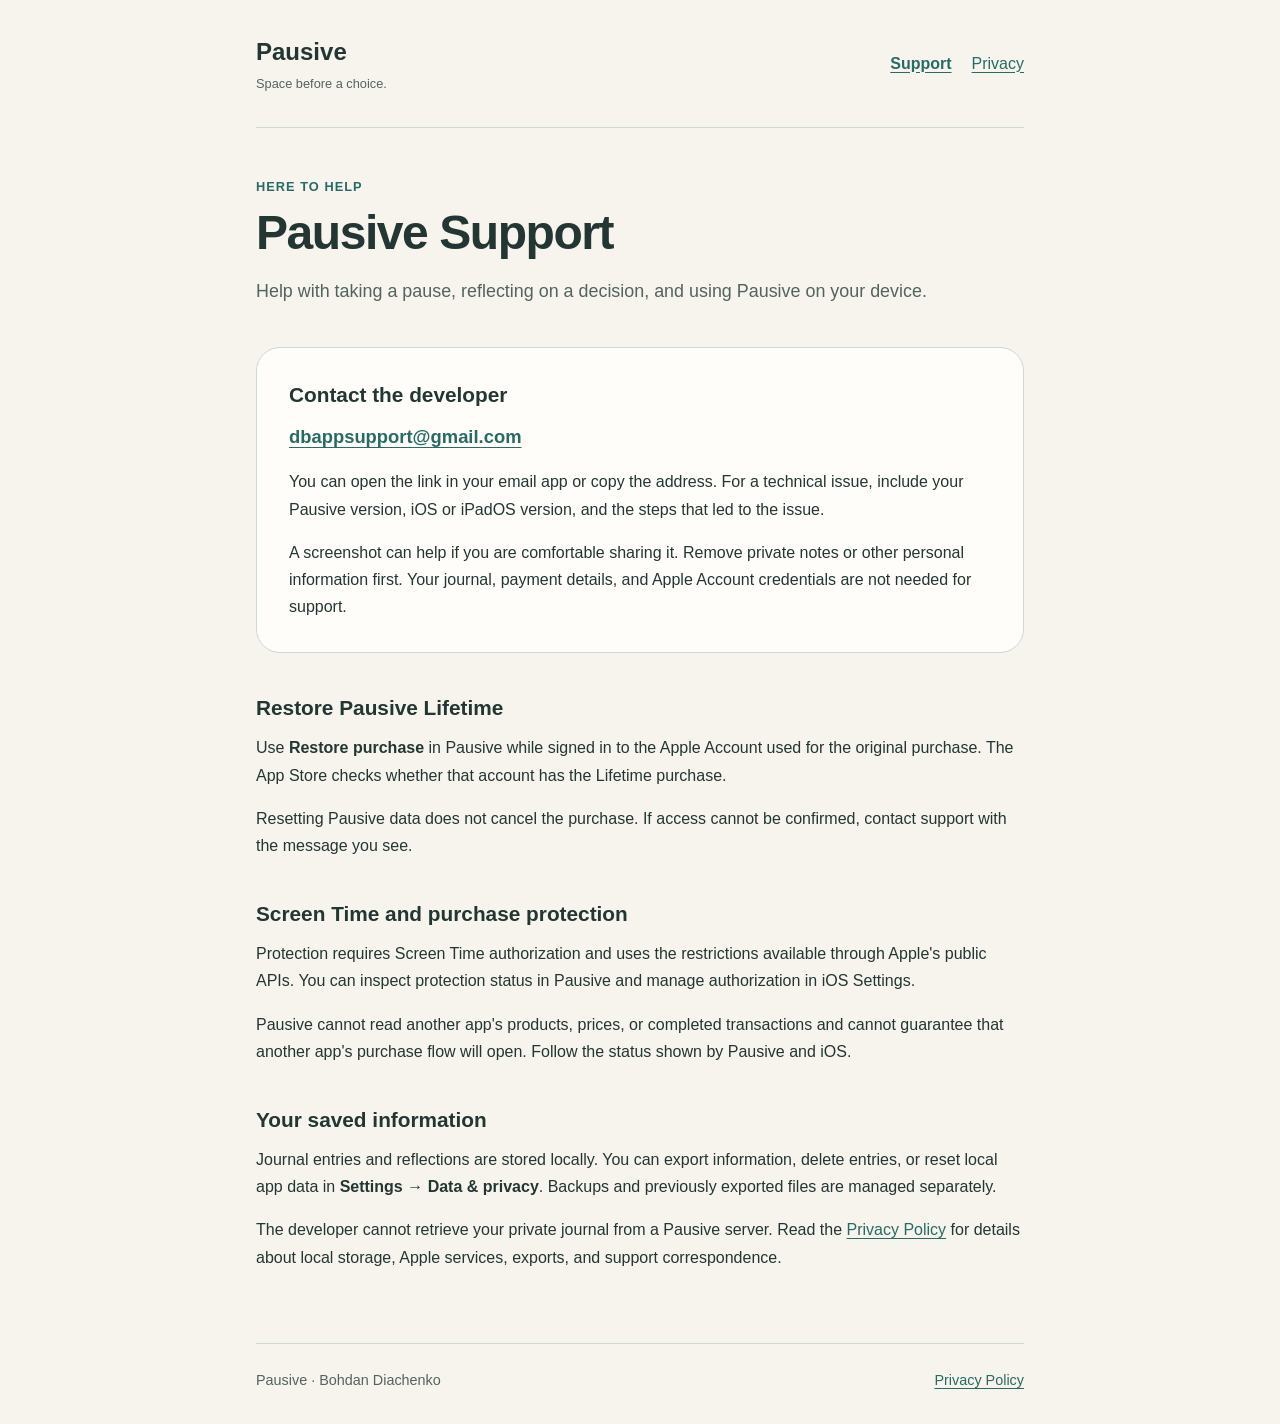
<file: index.html>
<!doctype html>
<html lang="en">
<head>
  <meta charset="utf-8">
  <meta name="viewport" content="width=device-width, initial-scale=1">
  <meta name="description" content="Get help with Pausive, Lifetime access, Screen Time protection and your saved information.">
  <meta name="color-scheme" content="light dark">
  <title>Pausive — Support</title>
  <link rel="stylesheet" href="styles.css">
</head>
<body>
  <a class="skip" href="#main">Skip to content</a>
  <header class="site-header">
    <a class="brand" href="index.html">Pausive<span>Space before a choice.</span></a>
    <nav aria-label="Main navigation">
      <a href="index.html" aria-current="page">Support</a>
      <a href="privacy.html">Privacy</a>
    </nav>
  </header>
  <main id="main">
    <p class="eyebrow">Here to help</p>
    <h1>Pausive Support</h1>
    <p class="lead">Help with taking a pause, reflecting on a decision, and using Pausive on your device.</p>
    <section class="contact-card" aria-labelledby="contact-title">
      <h2 id="contact-title">Contact the developer</h2>
      <p><a class="email" href="mailto:dbappsupport@gmail.com">dbappsupport@gmail.com</a></p>
      <p>You can open the link in your email app or copy the address. For a technical issue, include your Pausive version, iOS or iPadOS version, and the steps that led to the issue.</p>
      <p>A screenshot can help if you are comfortable sharing it. Remove private notes or other personal information first. Your journal, payment details, and Apple Account credentials are not needed for support.</p>
    </section>
    <section aria-labelledby="lifetime-title">
      <h2 id="lifetime-title">Restore Pausive Lifetime</h2>
      <p>Use <strong>Restore purchase</strong> in Pausive while signed in to the Apple Account used for the original purchase. The App Store checks whether that account has the Lifetime purchase.</p>
      <p>Resetting Pausive data does not cancel the purchase. If access cannot be confirmed, contact support with the message you see.</p>
    </section>
    <section aria-labelledby="protection-title">
      <h2 id="protection-title">Screen Time and purchase protection</h2>
      <p>Protection requires Screen Time authorization and uses the restrictions available through Apple's public APIs. You can inspect protection status in Pausive and manage authorization in iOS Settings.</p>
      <p>Pausive cannot read another app's products, prices, or completed transactions and cannot guarantee that another app's purchase flow will open. Follow the status shown by Pausive and iOS.</p>
    </section>
    <section aria-labelledby="data-title">
      <h2 id="data-title">Your saved information</h2>
      <p>Journal entries and reflections are stored locally. You can export information, delete entries, or reset local app data in <strong>Settings → Data &amp; privacy</strong>. Backups and previously exported files are managed separately.</p>
      <p>The developer cannot retrieve your private journal from a Pausive server. Read the <a href="privacy.html">Privacy Policy</a> for details about local storage, Apple services, exports, and support correspondence.</p>
    </section>
  </main>
  <footer>
    <span>Pausive · Bohdan Diachenko</span>
    <a href="privacy.html">Privacy Policy</a>
  </footer>
</body>
</html>
</file>
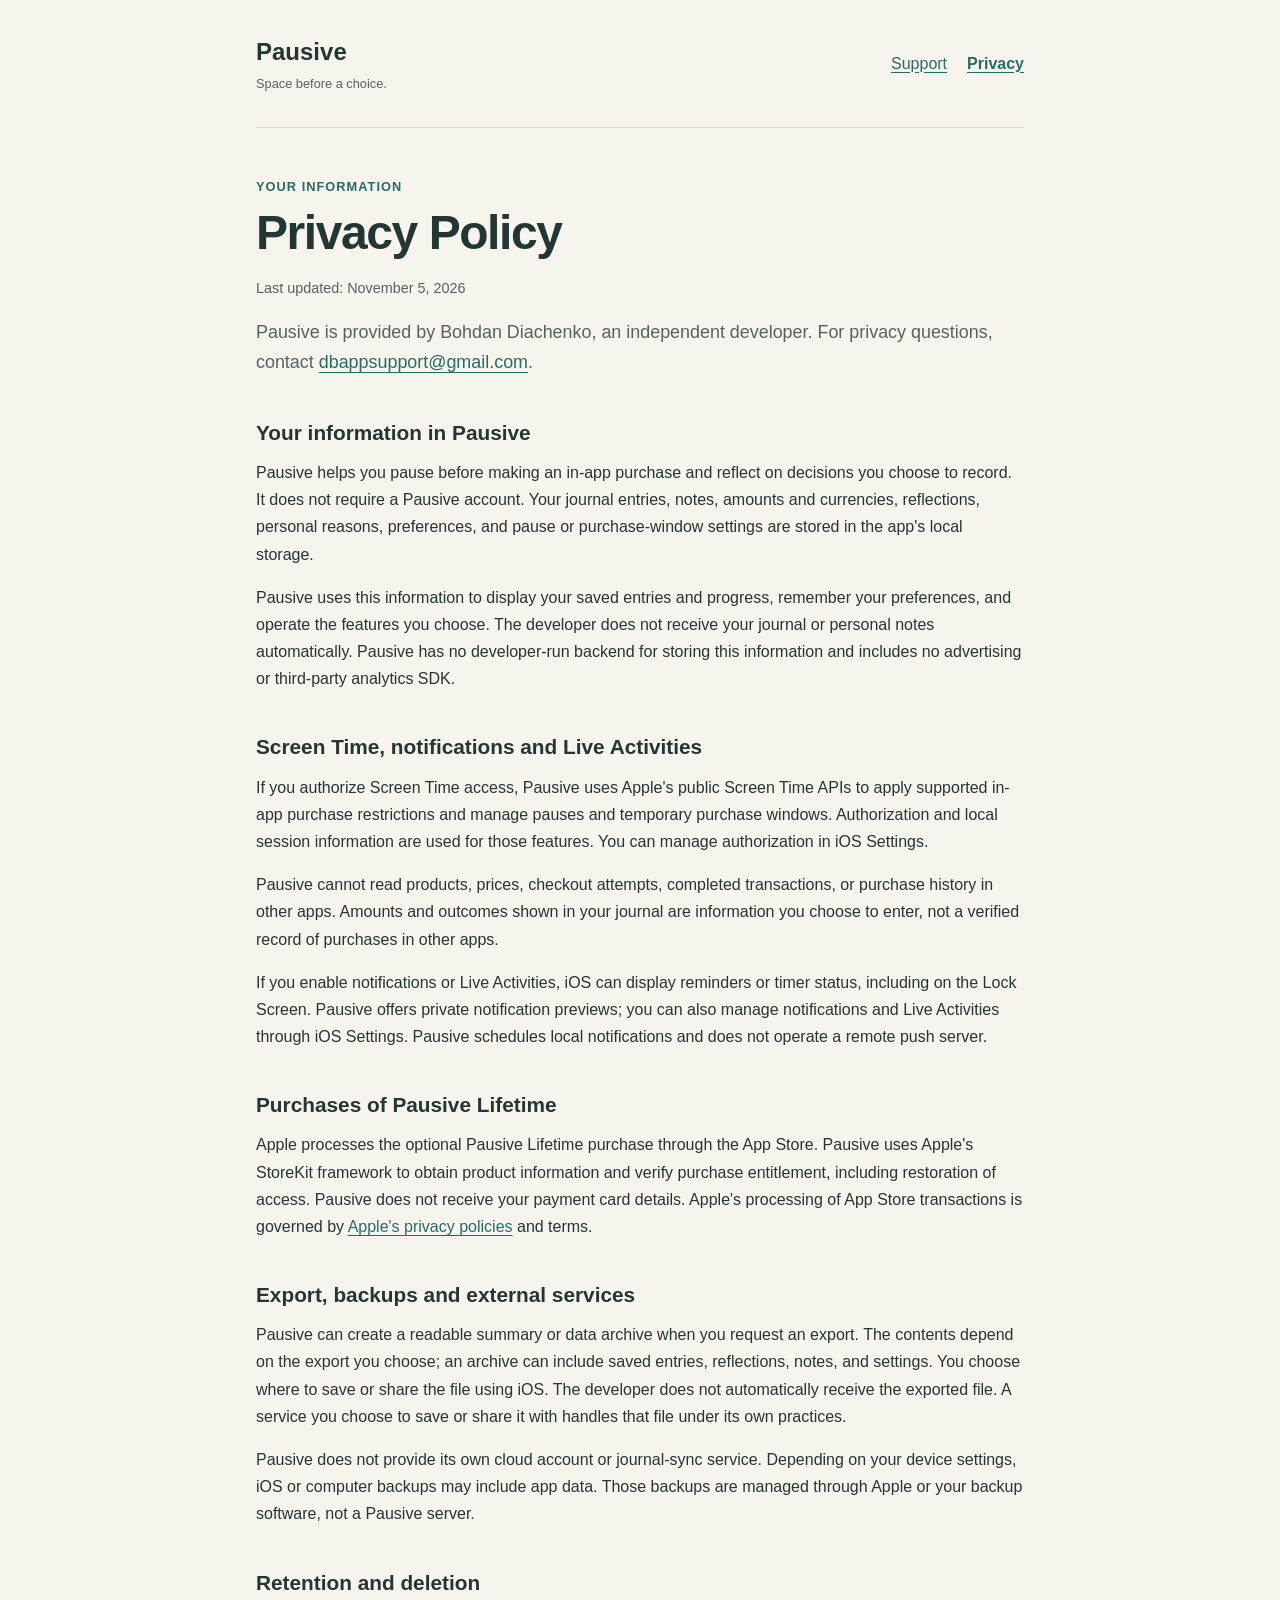
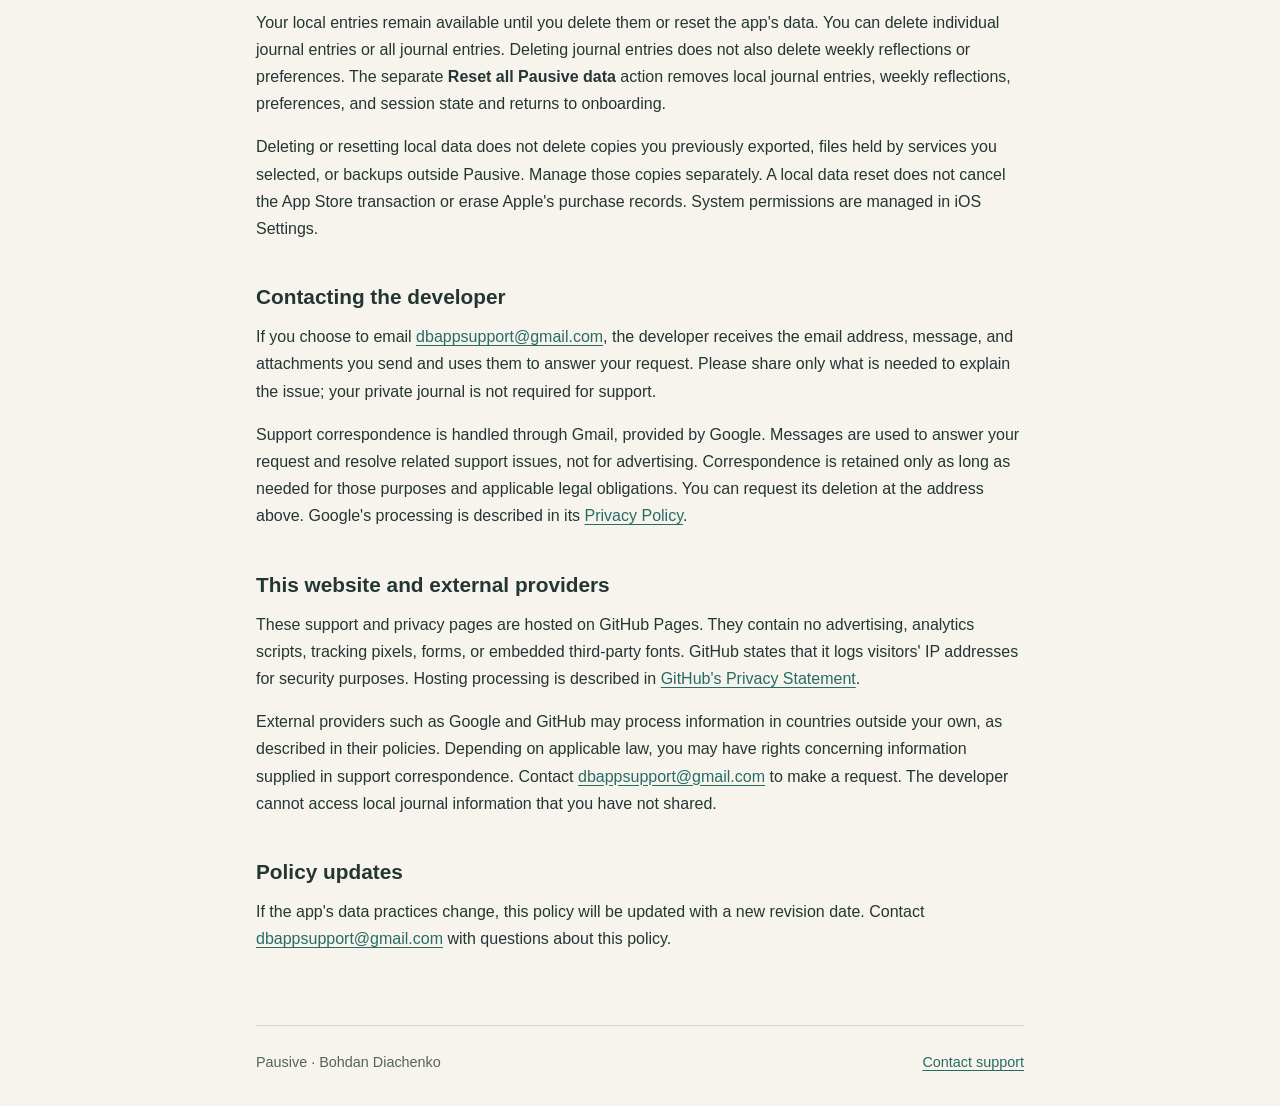
<file: privacy.html>
<!doctype html>
<html lang="en">
<head>
  <meta charset="utf-8">
  <meta name="viewport" content="width=device-width, initial-scale=1">
  <meta name="description" content="How Pausive handles local journal information, Apple services, support correspondence and this website.">
  <meta name="color-scheme" content="light dark">
  <title>Pausive — Privacy Policy</title>
  <link rel="stylesheet" href="styles.css">
</head>
<body>
  <a class="skip" href="#main">Skip to content</a>
  <header class="site-header">
    <a class="brand" href="index.html">Pausive<span>Space before a choice.</span></a>
    <nav aria-label="Main navigation">
      <a href="index.html">Support</a>
      <a href="privacy.html" aria-current="page">Privacy</a>
    </nav>
  </header>
  <main id="main" class="policy">
    <p class="eyebrow">Your information</p>
    <h1>Privacy Policy</h1>
    <p class="updated">Last updated: <time datetime="2026-11-05">November 5, 2026</time></p>
    <p class="lead">Pausive is provided by Bohdan Diachenko, an independent developer. For privacy questions, contact <a href="mailto:dbappsupport@gmail.com">dbappsupport@gmail.com</a>.</p>
    <section aria-labelledby="local-title">
      <h2 id="local-title">Your information in Pausive</h2>
      <p>Pausive helps you pause before making an in-app purchase and reflect on decisions you choose to record. It does not require a Pausive account. Your journal entries, notes, amounts and currencies, reflections, personal reasons, preferences, and pause or purchase-window settings are stored in the app's local storage.</p>
      <p>Pausive uses this information to display your saved entries and progress, remember your preferences, and operate the features you choose. The developer does not receive your journal or personal notes automatically. Pausive has no developer-run backend for storing this information and includes no advertising or third-party analytics SDK.</p>
    </section>
    <section aria-labelledby="system-title">
      <h2 id="system-title">Screen Time, notifications and Live Activities</h2>
      <p>If you authorize Screen Time access, Pausive uses Apple's public Screen Time APIs to apply supported in-app purchase restrictions and manage pauses and temporary purchase windows. Authorization and local session information are used for those features. You can manage authorization in iOS Settings.</p>
      <p>Pausive cannot read products, prices, checkout attempts, completed transactions, or purchase history in other apps. Amounts and outcomes shown in your journal are information you choose to enter, not a verified record of purchases in other apps.</p>
      <p>If you enable notifications or Live Activities, iOS can display reminders or timer status, including on the Lock Screen. Pausive offers private notification previews; you can also manage notifications and Live Activities through iOS Settings. Pausive schedules local notifications and does not operate a remote push server.</p>
    </section>
    <section aria-labelledby="purchase-title">
      <h2 id="purchase-title">Purchases of Pausive Lifetime</h2>
      <p>Apple processes the optional Pausive Lifetime purchase through the App Store. Pausive uses Apple's StoreKit framework to obtain product information and verify purchase entitlement, including restoration of access. Pausive does not receive your payment card details. Apple's processing of App Store transactions is governed by <a href="https://www.apple.com/legal/privacy/">Apple's privacy policies</a> and terms.</p>
    </section>
    <section aria-labelledby="exports-title">
      <h2 id="exports-title">Export, backups and external services</h2>
      <p>Pausive can create a readable summary or data archive when you request an export. The contents depend on the export you choose; an archive can include saved entries, reflections, notes, and settings. You choose where to save or share the file using iOS. The developer does not automatically receive the exported file. A service you choose to save or share it with handles that file under its own practices.</p>
      <p>Pausive does not provide its own cloud account or journal-sync service. Depending on your device settings, iOS or computer backups may include app data. Those backups are managed through Apple or your backup software, not a Pausive server.</p>
    </section>
    <section aria-labelledby="delete-title">
      <h2 id="delete-title">Retention and deletion</h2>
      <p>Your local entries remain available until you delete them or reset the app's data. You can delete individual journal entries or all journal entries. Deleting journal entries does not also delete weekly reflections or preferences. The separate <strong>Reset all Pausive data</strong> action removes local journal entries, weekly reflections, preferences, and session state and returns to onboarding.</p>
      <p>Deleting or resetting local data does not delete copies you previously exported, files held by services you selected, or backups outside Pausive. Manage those copies separately. A local data reset does not cancel the App Store transaction or erase Apple's purchase records. System permissions are managed in iOS Settings.</p>
    </section>
    <section aria-labelledby="support-title">
      <h2 id="support-title">Contacting the developer</h2>
      <p>If you choose to email <a href="mailto:dbappsupport@gmail.com">dbappsupport@gmail.com</a>, the developer receives the email address, message, and attachments you send and uses them to answer your request. Please share only what is needed to explain the issue; your private journal is not required for support.</p>
      <p>Support correspondence is handled through Gmail, provided by Google. Messages are used to answer your request and resolve related support issues, not for advertising. Correspondence is retained only as long as needed for those purposes and applicable legal obligations. You can request its deletion at the address above. Google's processing is described in its <a href="https://policies.google.com/privacy">Privacy Policy</a>.</p>
    </section>
    <section aria-labelledby="website-title">
      <h2 id="website-title">This website and external providers</h2>
      <p>These support and privacy pages are hosted on GitHub Pages. They contain no advertising, analytics scripts, tracking pixels, forms, or embedded third-party fonts. GitHub states that it logs visitors' IP addresses for security purposes. Hosting processing is described in <a href="https://docs.github.com/en/site-policy/privacy-policies/github-general-privacy-statement">GitHub's Privacy Statement</a>.</p>
      <p>External providers such as Google and GitHub may process information in countries outside your own, as described in their policies. Depending on applicable law, you may have rights concerning information supplied in support correspondence. Contact <a href="mailto:dbappsupport@gmail.com">dbappsupport@gmail.com</a> to make a request. The developer cannot access local journal information that you have not shared.</p>
    </section>
    <section aria-labelledby="updates-title">
      <h2 id="updates-title">Policy updates</h2>
      <p>If the app's data practices change, this policy will be updated with a new revision date. Contact <a href="mailto:dbappsupport@gmail.com">dbappsupport@gmail.com</a> with questions about this policy.</p>
    </section>
  </main>
  <footer>
    <span>Pausive · Bohdan Diachenko</span>
    <a href="index.html">Contact support</a>
  </footer>
</body>
</html>
</file>
<file: styles.css>
:root {
  color-scheme: light dark;
  --background: #f7f4ed;
  --surface: #fffdfa;
  --text: #233633;
  --muted: #53635f;
  --accent: #286b65;
  --border: #cdd9d4;
}
* { box-sizing: border-box; }
html { font-size: 100%; }
body {
  margin: 0;
  background: var(--background);
  color: var(--text);
  font-family: -apple-system, BlinkMacSystemFont, "Segoe UI", sans-serif;
  line-height: 1.7;
  overflow-wrap: anywhere;
}
a { color: var(--accent); text-underline-offset: .2em; }
a:hover { text-decoration-thickness: 2px; }
a:focus-visible { outline: 3px solid var(--accent); outline-offset: 5px; border-radius: 3px; }
.site-header, main, footer { width: min(100% - 3rem, 48rem); margin-inline: auto; }
.site-header { display: flex; align-items: center; justify-content: space-between; gap: 1.5rem; flex-wrap: wrap; padding-block: 2rem; border-bottom: 1px solid var(--border); }
.brand { font-size: 1.5rem; font-weight: 750; text-decoration: none; color: var(--text); }
.brand span { display: block; font-size: .8rem; font-weight: 400; color: var(--muted); }
nav { display: flex; flex-wrap: wrap; gap: 1.25rem; }
nav a { padding-block: .5rem; }
nav [aria-current="page"] { font-weight: 650; }
main { padding-block: 3rem 2rem; }
.eyebrow { margin: 0 0 .5rem; font-size: .8rem; font-weight: 650; letter-spacing: .08em; text-transform: uppercase; color: var(--accent); }
h1 { font-size: clamp(2rem, 6vw, 3rem); line-height: 1.15; letter-spacing: -.03em; margin: 0 0 1rem; }
h2 { font-size: 1.3rem; line-height: 1.4; margin: 0 0 .75rem; }
p { margin: 0 0 1rem; }
.lead { font-size: 1.12rem; color: var(--muted); }
.updated { color: var(--muted); font-size: .9rem; }
section { margin-block: 2.5rem; }
.contact-card { background: var(--surface); border: 1px solid var(--border); border-radius: 1.5rem; padding: clamp(1.25rem, 4vw, 2rem); }
.contact-card p:last-child, section p:last-child { margin-bottom: 0; }
.email { font-size: 1.15rem; font-weight: 650; }
footer { display: flex; flex-wrap: wrap; justify-content: space-between; gap: 1rem; border-top: 1px solid var(--border); padding-block: 1.5rem 2rem; color: var(--muted); font-size: .9rem; }
.skip { position: absolute; left: 1rem; top: -8rem; background: var(--surface); padding: .75rem 1rem; z-index: 1; }
.skip:focus { top: 1rem; }
@media (prefers-color-scheme: dark) {
  :root { --background: #162421; --surface: #20332f; --text: #edf3ec; --muted: #b6c8c0; --accent: #94d2c5; --border: #405b52; }
}
@media (max-width: 360px) {
  .site-header, main, footer { width: calc(100% - 2rem); }
  .site-header { padding-block: 1.25rem; gap: .75rem; }
  main { padding-top: 2rem; }
}
@media print {
  :root { --background: white; --surface: white; --text: black; --muted: #333; --accent: black; --border: #bbb; }
  nav, .skip { display: none; }
  main { padding-top: 1rem; }
  a { text-decoration: underline; }
}
</file>
